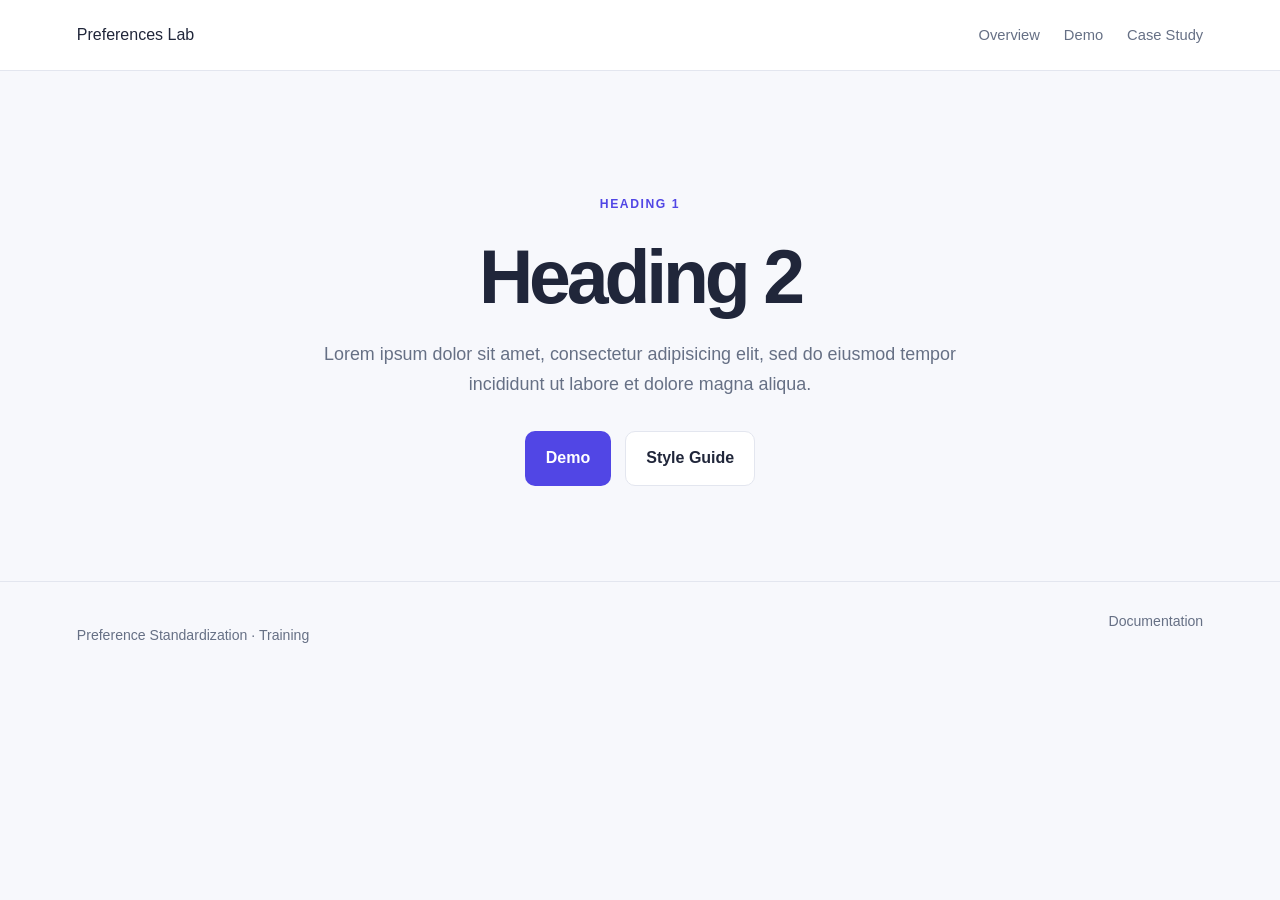
<file: index.html>
<!DOCTYPE html>
<html lang="en">
<head>
  <title>Preference Standardization | Training </title>
  <meta name="viewport" content="width=device-width, initial-scale=1">
  <link rel="stylesheet" href="css/styles.css">
</head>
<body>

<main>
  <nav class = "navbar">
    <a class="Title"="index.html">Preferences Lab </a>
    <div class = "nav-links">
      <a href ="#overview"> Overview</a>
      <a href = "generator.html">Demo</a>
      <a href = "case-study.html"> Case Study</a>
    </div>
  </nav>
  <section class = "hero">
    <p class = "eyebrow"> HEADING 1 </p>
    <h1>Heading 2</h1>
    <p class = "hero-description">
    Lorem ipsum dolor sit amet, consectetur adipisicing elit, 
    sed do eiusmod tempor incididunt ut labore et dolore magna aliqua.</p>

    <div class = "hero-actions">
      <a class = "button button-primary" href="generator.html">
        Demo</a>
      <a class="button button-secondary" href="https://github.com/TofuKiller9000/Preference-Style-Guide-"
           target="_blank" rel="noopener noreferrer">
        Style Guide </a>
    </div>
  </section>
</main>

<footer>
    <p>Preference Standardization · Training</p>
    <a href="https://github.com/TofuKiller9000/Preference-Style-Guide-"
       target="_blank" rel="noopener noreferrer">Documentation</a>
</footer>
</body>
</html>
</file>
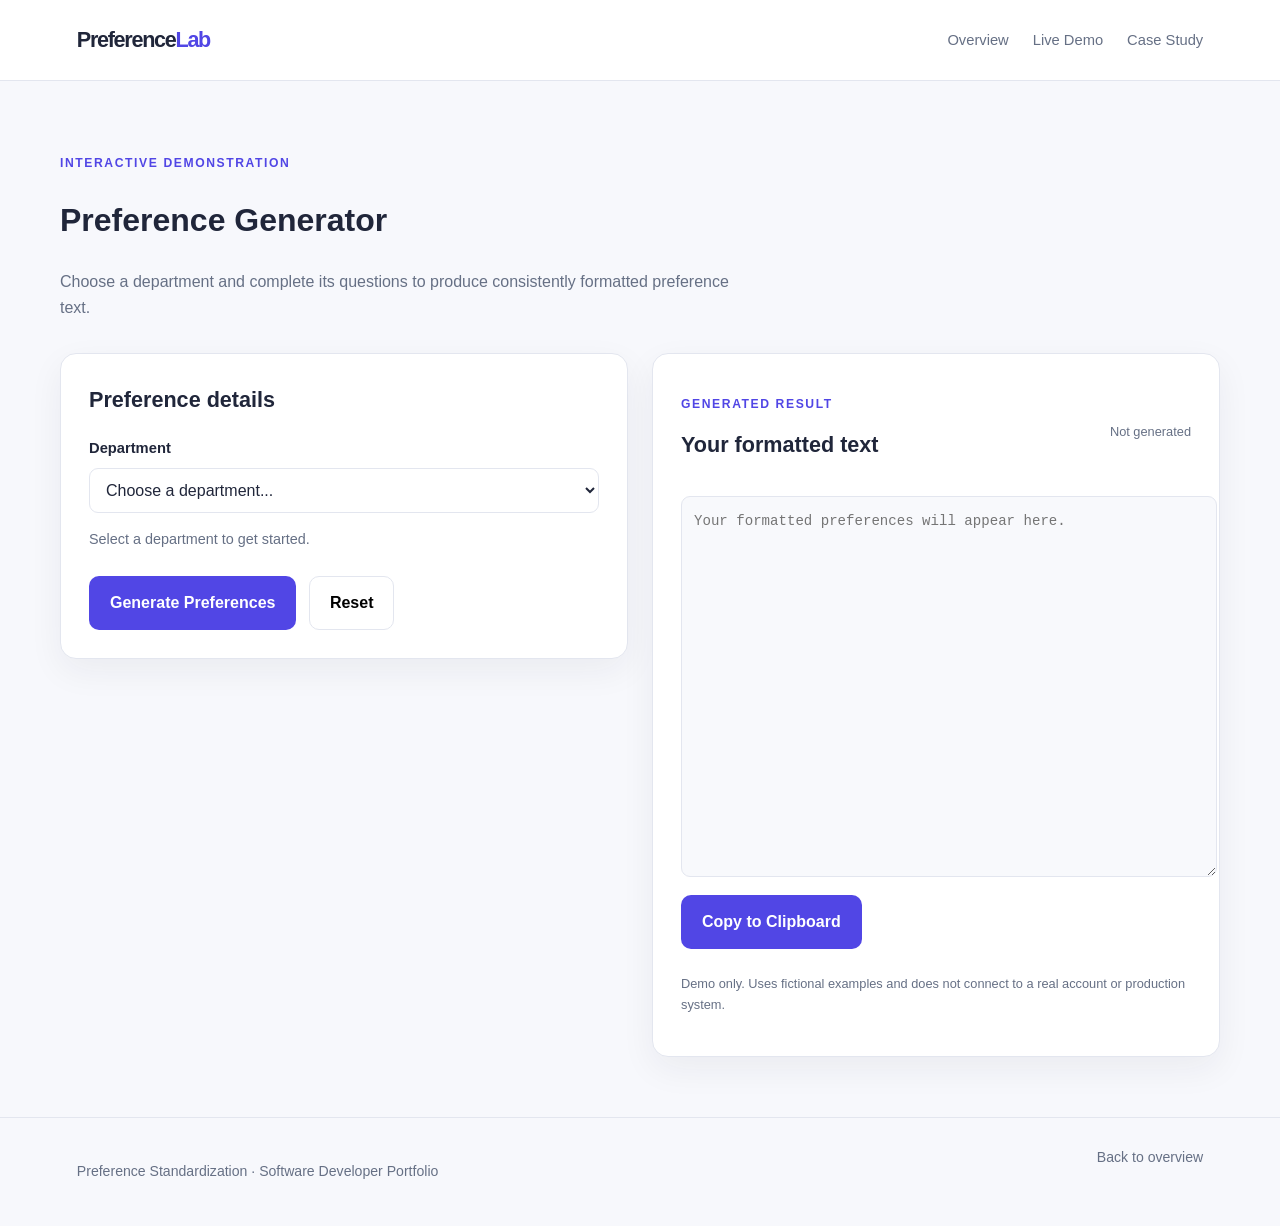
<file: generator.html>
<!DOCTYPE html>
<html lang="en">
<head>
  <meta charset="UTF-8">
  <meta name="viewport" content="width=device-width, initial-scale=1.0">
  <meta name="description" content="Interactive preference standardization demo.">
  <title>Preference Generator | PreferenceLab</title>
  <link rel="stylesheet" href="css/styles.css">
  <script src="js/preferences.js" defer></script>
  <script src="js/generator.js" defer></script>
</head>
<body>
  <nav class="navbar">
    <a class="brand" href="index.html">Preference<span>Lab</span></a>
    <div class="nav-links">
      <a href="index.html">Overview</a>
      <a href="generator.html">Live Demo</a>
      <a href="case-study.html">Case Study</a>
    </div>
  </nav>

  <main class="section">
    <div class="section-heading">
      <p class="eyebrow">INTERACTIVE DEMONSTRATION</p>
      <h1>Preference Generator</h1>
      <p>
        Choose a department and complete its questions to produce
        consistently formatted preference text.
      </p>
    </div>

    <div class="generator-layout">
      <section class="generator-panel">
        <h2>Preference details</h2>

        <label for="department">Department</label>
        <select id="department">
          <option value="">Choose a department...</option>
        </select>

        <p id="department-description" class="muted">
          Select a department to get started.
        </p>

        <form id="preference-form">
          <div id="question-container"></div>

          <p id="form-error" class="form-error"
             role="alert" aria-live="polite"></p>

          <button class="button button-primary" type="submit" onClick ="renderQuestions()">
            Generate Preferences
          </button>
          <button class="button button-secondary" type="button"
                  id="reset-button">
            Reset
          </button>
        </form>
      </section>

      <section class="generator-panel output-panel">
        <div class="output-heading">
          <div>
            <p class="eyebrow">GENERATED RESULT</p>
            <h2>Your formatted text</h2>
          </div>
          <span class="output-status" id="output-status">Not generated</span>
        </div>

        <textarea id="output" readonly
          aria-label="Generated preference text"
          placeholder="Your formatted preferences will appear here."
          rows="14"></textarea>

        <button class="button button-primary" type="button"
                id="copy-button" disabled>
          Copy to Clipboard
        </button>
        <p id="copy-status" class="muted" aria-live="polite"></p>

        <p class="disclaimer">
          Demo only. Uses fictional examples and does not connect
          to a real account or production system.
        </p>
      </section>
    </div>
  </main>

  <footer>
    <p>Preference Standardization · Software Developer Portfolio</p>
    <a href="index.html">Back to overview</a>
  </footer>
</body>
</html>
</file>
<file: css/styles.css>
:root {
  --background: #f7f8fc;
  --surface: #ffffff;
  --text: #20263a;
  --muted: #667085;
  --primary: #5146e5;
  --primary-dark: #4035c7;
  --border: #e3e6ef;
  --accent: #e9e8ff;
  --radius: 16px;
  --shadow: 0 12px 35px rgba(32, 38, 58, 0.06);
}

.w3-sidebar {
  z-index: 3;
  width: 250px; 
  top: 43px; 
  bottom: 0;
  height:inherit;
}

.content-grid
{
display:grid;
grid-template-columns:minmax(0,2fr) minmax(220px,1fr);
gap: 24px;
}

@media(max-width:600px)
{
.content-grid {grid-template-columns:1fr;}
}

html {
  scroll-behavior: smooth;
}

body {
  margin: 0;
  font-family: Inter, -apple-system, BlinkMacSystemFont, "Segoe UI",
    sans-serif;
  color: var(--text);
  background: var(--background);
  line-height: 1.65;
}

a {
  color: inherit;
  text-decoration: none;
}

.navbar {
  display: flex;
  justify-content: space-between;
  align-items: center;
  gap: 24px;
  padding: 22px max(6%, calc((100% - 1160px) / 2));
  background: var(--surface);
  border-bottom: 1px solid var(--border);
}

.brand {
  font-size: 1.35rem;
  font-weight: 800;
  letter-spacing: -0.06em;
}

.brand span,
.hero h1 span {
  color: var(--primary);
}

.nav-links {
  display: flex;
  flex-wrap: wrap;
  gap: 24px;
  font-size: 0.92rem;
  color: var(--muted);
}

.nav-links a:hover,
footer a:hover {
  color: var(--primary);
}

.hero {
  max-width: 1000px;
  margin: 0 auto;
  padding: 110px 24px 95px;
  text-align: center;
}

.eyebrow {
  color: var(--primary);
  font-size: 0.76rem;
  font-weight: 800;
  letter-spacing: 0.13em;
}

.hero h1 {
  max-width: 850px;
  margin: 22px auto;
  font-size: clamp(2.5rem, 6vw, 4.7rem);
  line-height: 1.1;
  letter-spacing: -0.055em;
}

.hero-description {
  max-width: 690px;
  margin: 0 auto;
  color: var(--muted);
  font-size: 1.12rem;
}

.hero-actions {
  display: flex;
  flex-wrap: wrap;
  justify-content: center;
  gap: 14px;
  margin-top: 32px;
}

.button {
  display: inline-flex;
  align-items: center;
  justify-content: center;
  padding: 13px 20px;
  border: 1px solid transparent;
  border-radius: 10px;
  font: inherit;
  font-weight: 700;
  cursor: pointer;
  transition: 0.2s ease;
}

.button-primary {
  color: #fff;
  background: var(--primary);
}

.button-primary:hover {
  background: var(--primary-dark);
  transform: translateY(-1px);
}

.button-secondary {
  background: var(--surface);
  border-color: var(--border);
}

.button-secondary:hover {
  border-color: var(--primary);
}

.hero-note {
  margin-top: 22px;
  font-size: 0.83rem;
  color: var(--muted);
}

.section {
  max-width: 1160px;
  margin: 0 auto;
  padding: 60px 24px;
}

.section-heading {
  max-width: 700px;
  margin-bottom: 32px;
}

.section-heading h2,
.demo-callout h2 {
  margin: 8px 0;
  font-size: clamp(1.8rem, 4vw, 2.6rem);
  line-height: 1.2;
  letter-spacing: -0.04em;
}

.section-heading > p:last-child,
.demo-callout p:not(.eyebrow) {
  color: var(--muted);
}

.feature-grid {
  display: grid;
  grid-template-columns: repeat(3, minmax(0, 1fr));
  gap: 20px;
}

.feature-card {
  padding: 28px;
  background: var(--surface);
  border: 1px solid var(--border);
  border-radius: var(--radius);
  box-shadow: var(--shadow);
}

.feature-number {
  color: var(--primary);
  font-weight: 800;
}

.feature-card h3 {
  margin-bottom: 8px;
}

.feature-card p {
  margin-bottom: 0;
  color: var(--muted);
}

.demo-callout {
  display: flex;
  align-items: center;
  justify-content: space-between;
  gap: 32px;
  max-width: 1112px;
  margin: 45px auto;
  padding: 42px;
  background: var(--accent);
  border-radius: 22px;
}

.demo-callout > div {
  max-width: 620px;
}

.tech-list {
  display: flex;
  flex-wrap: wrap;
  gap: 12px;
  margin: 24px 0;
}

.tech-list span {
  padding: 8px 13px;
  border: 1px solid var(--border);
  border-radius: 8px;
  background: var(--surface);
  font-size: 0.88rem;
}

.muted {
  color: var(--muted);
  font-size: 0.9rem;
}

footer {
  display: flex;
  justify-content: space-between;
  flex-wrap: wrap;
  gap: 12px;
  padding: 28px 6%;
  border-top: 1px solid var(--border);
  color: var(--muted);
  font-size: 0.88rem;
}

@media (max-width: 760px) {
  .navbar {
    align-items: flex-start;
    flex-direction: column;
  }

  .nav-links {
    gap: 16px;
  }

  .hero {
    padding-top: 72px;
  }

  .feature-grid {
    grid-template-columns: 1fr;
  }

  .demo-callout {
    margin: 24px 16px;
    padding: 26px;
    align-items: flex-start;
    flex-direction: column;
  }
}
.generator-layout {
  display: grid;
  grid-template-columns: minmax(0, 1fr) minmax(0, 1fr);
  gap: 24px;
  align-items: start;
}

.generator-panel {
  min-width: 0;
  padding: 28px;
  background: var(--surface);
  border: 1px solid var(--border);
  border-radius: var(--radius);
  box-shadow: var(--shadow);
}

.generator-panel h2 {
  margin-top: 0;
  font-size: 1.35rem;
}

.generator-panel label {
  display: block;
  margin: 18px 0 8px;
  font-size: 0.92rem;
  font-weight: 700;
}

.generator-panel select,
.generator-panel input,
.generator-panel textarea {
  display: block;
  width: 100%;
  padding: 12px;
  border: 1px solid var(--border);
  border-radius: 9px;
  background: var(--surface);
  color: var(--text);
  font: inherit;
}

.generator-panel select:focus,
.generator-panel input:focus,
.generator-panel textarea:focus {
  outline: 2px solid var(--primary);
  outline-offset: 2px;
}

.generator-panel textarea {
  resize: vertical;
}

.question {
  padding-bottom: 12px;
}

.generator-panel button {
  margin: 10px 8px 0 0;
}

.output-heading {
  display: flex;
  justify-content: space-between;
  align-items: center;
  flex-wrap: wrap;
  gap: 12px;
}

.output-status {
  color: var(--muted);
  font-size: 0.8rem;
}

#output {
  min-height: 300px;
  margin: 16px 0 8px;
  font-family: "SFMono-Regular", Consolas, monospace;
  font-size: 0.88rem;
  line-height: 1.8;
  background: #f8f9fc;
}

.form-error {
  color: #b42318;
  font-size: 0.9rem;
}

.disclaimer {
  margin-top: 24px;
  color: var(--muted);
  font-size: 0.8rem;
}

@media (max-width: 850px) {
  .generator-layout {
    grid-template-columns: 1fr;
  }
}
</file>
